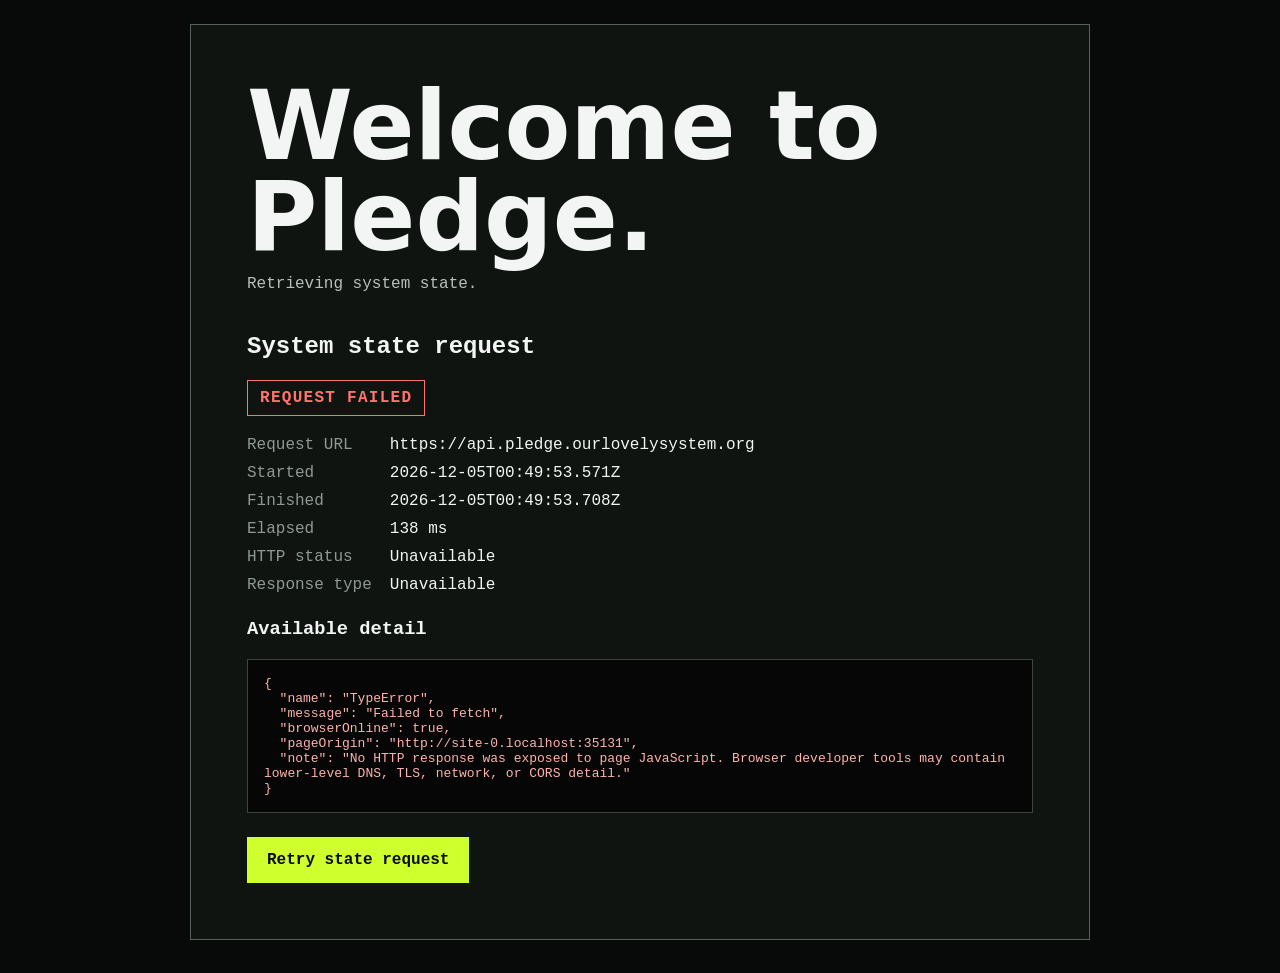
<file: index.html>
<!doctype html>
<html lang="en">
<head>
  <meta charset="utf-8">
  <meta name="viewport" content="width=device-width, initial-scale=1">
  <title>Pledge</title>
  <style>
    :root { color-scheme:dark; font-family:ui-monospace,SFMono-Regular,Menlo,Monaco,Consolas,monospace; background:#080a09; color:#f2f5f3 }
    * { box-sizing:border-box }
    [hidden] { display:none!important }
    body { margin:0; min-height:100vh; background:#080a09 }
    .diagnostic-page { min-height:100vh; display:grid; place-items:center; padding:24px }
    .diagnostic-panel { width:min(900px,100%); border:1px solid #58605b; background:#101411; padding:clamp(24px,5vw,56px) }
    .diagnostic-panel h1 { margin:0 0 12px; font-family:system-ui,sans-serif; font-size:clamp(2.5rem,8vw,6rem); line-height:.95 }
    .lede { margin:0 0 40px; color:#b8c0bb }
    .status { display:inline-block; margin-bottom:20px; padding:8px 12px; border:1px solid currentColor; font-weight:800; text-transform:uppercase; letter-spacing:.08em }
    .status.pending { color:#f3d45d } .status.success { color:#73e69a } .status.error { color:#ff746c }
    dl { display:grid; grid-template-columns:max-content minmax(0,1fr); gap:10px 18px; margin:0 0 24px }
    dt { color:#8f9993 } dd { margin:0; overflow-wrap:anywhere }
    pre { min-height:110px; margin:0 0 24px; padding:16px; overflow:auto; border:1px solid #3d4540; background:#050605; color:#ffb3ae; white-space:pre-wrap; overflow-wrap:anywhere }
    button { appearance:none; font:inherit; font-weight:800 }
    #retry { border:2px solid #d0ff2e; background:#d0ff2e; color:#0a0c0b; padding:12px 18px; cursor:pointer }
    #retry:disabled { cursor:wait; opacity:.55 }
    .voiceless-page { position:relative; min-height:100svh; display:flex; align-items:flex-end; overflow:hidden; isolation:isolate; background:#11110f url("./iwazuru.jpeg") center 35%/cover no-repeat; color:#f7f3e9 }
    .voiceless-page::before { content:""; position:absolute; inset:0; z-index:-1; background:linear-gradient(180deg,rgba(6,6,5,.08) 8%,rgba(6,6,5,.35) 52%,rgba(6,6,5,.86) 100%),linear-gradient(90deg,rgba(6,6,5,.74) 0%,rgba(6,6,5,.16) 66%,rgba(6,6,5,.3) 100%) }
    .voiceless-panel { width:min(46rem,100%); padding:clamp(2rem,7vw,6rem); padding-bottom:clamp(2.5rem,9vh,6.5rem) }
    .voiceless-panel h1 { max-width:13ch; margin:0; font-family:Georgia,"Times New Roman",serif; font-size:clamp(3rem,7vw,6.8rem); font-weight:400; letter-spacing:-.045em; line-height:.94; text-wrap:balance; text-shadow:0 2px 28px rgba(0,0,0,.48) }
    .voiceless-panel p { margin:clamp(1.5rem,3.5vw,2.5rem) 0 0; font-family:Georgia,"Times New Roman",serif; font-size:clamp(1.15rem,2vw,1.55rem); line-height:1.4; color:rgba(247,243,233,.86); text-shadow:0 1px 16px rgba(0,0,0,.7) }
    .voiceless-actions { display:flex; flex-wrap:wrap; gap:.75rem; margin-top:clamp(1.6rem,4vw,2.75rem) }
    .choice { min-width:8.75rem; height:3.6rem; display:inline-flex; align-items:center; justify-content:center; border-radius:.2rem; padding:0 1.65rem; font-size:1.05rem; letter-spacing:.035em; text-decoration:none; box-shadow:0 8px 26px rgba(0,0,0,.25); cursor:default }
    .choice-yes { border:1px solid #d7ff2f; background:#d7ff2f; color:#10110d }
    .choice-undecided { border:1px solid #f7f3e9; background:rgba(247,243,233,.92); color:#171811 }
    .choice-no { border:1px solid rgba(247,243,233,.72); background:rgba(13,13,11,.48); color:#f7f3e9 }
    .ready-page { min-height:100svh; display:grid; place-items:center; background:#080a09; color:#f2f5f3 }
    .ready-page h1 { margin:0; font:400 clamp(3rem,12vw,9rem)/1 Georgia,"Times New Roman",serif; letter-spacing:-.05em }
    @media(max-width:640px) {
      .voiceless-page { background-position:58% center }
      .voiceless-panel { padding-inline:1.35rem }
      .voiceless-actions { display:grid; grid-template-columns:1fr }
      .choice { width:100% }
      dl { grid-template-columns:1fr; gap:4px } dd { margin-bottom:10px }
    }
  </style>
</head>
<body>
  <main id="diagnostic-page" class="diagnostic-page">
    <div class="diagnostic-panel">
      <h1>Welcome to Pledge.</h1>
      <p class="lede">Retrieving system state.</p>
      <section aria-labelledby="state-heading">
        <h2 id="state-heading">System state request</h2>
        <div id="status" class="status pending" role="status" aria-live="polite">Pending</div>
        <dl>
          <dt>Request URL</dt><dd id="request-url"></dd>
          <dt>Started</dt><dd id="started">—</dd>
          <dt>Finished</dt><dd id="finished">—</dd>
          <dt>Elapsed</dt><dd id="elapsed">—</dd>
          <dt>HTTP status</dt><dd id="http-status">Unavailable</dd>
          <dt>Response type</dt><dd id="response-type">Unavailable</dd>
        </dl>
        <h3>Available detail</h3>
        <pre id="detail">Request has not completed.</pre>
        <button id="retry" type="button">Retry state request</button>
      </section>
    </div>
  </main>
  <main id="voiceless-page" class="voiceless-page" hidden>
    <section class="voiceless-panel" aria-labelledby="voiceless-title">
      <h1 id="voiceless-title">Our Lovely System has no voice.</h1>
      <p>Will you lend yours?</p>
      <div class="voiceless-actions" aria-label="Response choices">
        <a class="choice choice-yes" href="./recording-control.html">Yes</a>
        <a class="choice choice-undecided" href="./how-voice-lending-works.html">Undecided</a>
        <button class="choice choice-no" type="button">No</button>
      </div>
    </section>
  </main>
  <main id="ready-page" class="ready-page" hidden>
    <section class="voiceless-panel">
      <h1>Pledge has a voice.</h1>
      <p>It has a question for you.</p>
      <div class="voiceless-actions"><a class="choice choice-yes" href="./door.html">Step Up</a></div>
    </section>
  </main>
  <script>
    const STATE_URL = "https://api.pledge.ourlovelysystem.org";
    const diagnosticPage = document.querySelector("#diagnostic-page");
    const voicelessPage = document.querySelector("#voiceless-page");
    const readyPage = document.querySelector("#ready-page");
    const elements = {
      status:document.querySelector("#status"), requestUrl:document.querySelector("#request-url"),
      started:document.querySelector("#started"), finished:document.querySelector("#finished"),
      elapsed:document.querySelector("#elapsed"), httpStatus:document.querySelector("#http-status"),
      responseType:document.querySelector("#response-type"), detail:document.querySelector("#detail"),
      retry:document.querySelector("#retry")
    };
    elements.requestUrl.textContent = STATE_URL;
    function setStatus(label,state) {
      elements.status.textContent=label;
      elements.status.className=`status ${state}`;
    }
    function showRunMode(runMode) {
      const voiceless=runMode==="voiceless";
      const ready=runMode==="ready";
      diagnosticPage.hidden=voiceless||ready;
      voicelessPage.hidden=!voiceless;
      readyPage.hidden=!ready;
    }
    async function retrieveState() {
      const startedAt=new Date();
      const startedClock=performance.now();
      showRunMode(null);
      elements.retry.disabled=true;
      setStatus("Requesting","pending");
      elements.started.textContent=startedAt.toISOString();
      elements.finished.textContent="—";
      elements.elapsed.textContent="—";
      elements.httpStatus.textContent="Unavailable";
      elements.responseType.textContent="Unavailable";
      elements.detail.textContent="Waiting for the browser request to complete.";
      try {
        const response=await fetch(STATE_URL,{method:"GET",headers:{Accept:"application/json"},cache:"no-store"});
        const body=await response.text();
        elements.httpStatus.textContent=`${response.status} ${response.statusText||""}`.trim();
        elements.responseType.textContent=response.headers.get("content-type")||"Not supplied";
        elements.detail.textContent=body||"The response body was empty.";
        if(!response.ok){setStatus("HTTP error","error");return}
        const state=JSON.parse(body);
        setStatus("State received","success");
        showRunMode(state.run_mode);
      } catch(error) {
        setStatus("Request failed","error");
        elements.detail.textContent=JSON.stringify({
          name:error?.name||"Unknown error", message:error?.message||String(error),
          browserOnline:navigator.onLine, pageOrigin:location.origin,
          note:"No HTTP response was exposed to page JavaScript. Browser developer tools may contain lower-level DNS, TLS, network, or CORS detail."
        },null,2);
      } finally {
        elements.finished.textContent=new Date().toISOString();
        elements.elapsed.textContent=`${Math.round(performance.now()-startedClock)} ms`;
        elements.retry.disabled=false;
      }
    }
    elements.retry.addEventListener("click",retrieveState);
    retrieveState();
  </script>
</body>
</html>
</file>
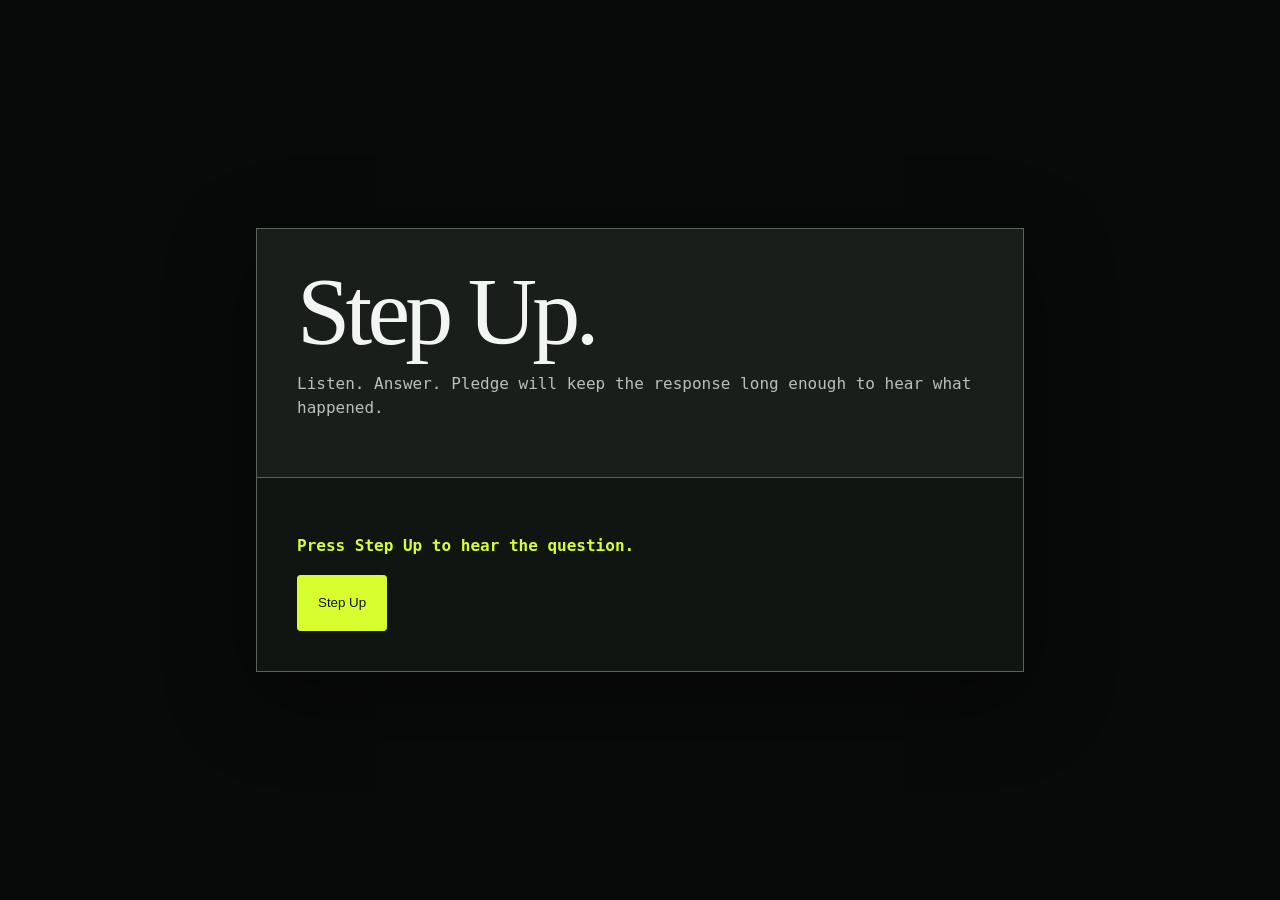
<file: door.html>
<!doctype html>
<html lang="en">
<head>
  <meta charset="utf-8">
  <meta name="viewport" content="width=device-width, initial-scale=1">
  <title>Pledge — Step Up</title>
  <style>
    :root { color-scheme:dark; font-family:ui-monospace,SFMono-Regular,Menlo,Monaco,Consolas,monospace; background:#080a09; color:#f2f5f3 }
    * { box-sizing:border-box } body { margin:0; min-height:100svh; display:grid; place-items:center; padding:1.25rem; background:#080a09 }
    main { width:min(48rem,100%); border:1px solid #59625c; background:#111511; box-shadow:0 24px 80px rgba(0,0,0,.45) }
    header, section { padding:clamp(1.25rem,4vw,2.5rem) } header { border-bottom:1px solid #59625c; background:#191e1a }
    h1 { margin:0; font:400 clamp(3rem,10vw,6rem)/.9 Georgia,serif; letter-spacing:-.05em } p { color:#b9c0bb; line-height:1.55 }
    .status { min-height:1.5rem; color:#d7ff2f; font-weight:800 } button { min-height:3.5rem; border:1px solid #d7ff2f; border-radius:.2rem; padding:.75rem 1.25rem; background:#d7ff2f; color:#10110d; font:800 1rem inherit; cursor:pointer } button:disabled { cursor:wait; opacity:.55 }
  </style>
</head>
<body>
  <main>
    <header><h1>Step Up.</h1><p>Listen. Answer. Pledge will keep the response long enough to hear what happened.</p></header>
    <section>
      <p id="status" class="status" role="status" aria-live="polite">Press Step Up to hear the question.</p>
      <button id="step-up" type="button">Step Up</button>
    </section>
  </main>
  <script>
    const API = "https://api.pledge.ourlovelysystem.org";
    const button = document.querySelector("#step-up");
    const status = document.querySelector("#status");
    const supported = ["audio/webm;codecs=opus", "audio/mp4;codecs=mp4a.40.2", "audio/ogg;codecs=opus", "audio/webm", "audio/mp4", "audio/ogg"];
    const mimeType = () => supported.find((type) => MediaRecorder.isTypeSupported(type));
    const setStatus = (text) => status.textContent = text;
    let session, recorder, stream, chunks, audioContext;

    async function api(path, options = {}) {
      const response = await fetch(`${API}${path}`, options);
      const body = await response.json().catch(() => ({}));
      if (!response.ok) throw new Error(body.error || `Request failed (${response.status}).`);
      return body;
    }

    const tokenHeaders = (extra = {}) => ({ "x-pledge-session-token": session.browser_session_token, ...extra });

    function beep(kind) {
      const frequencies = kind === "start" ? [880, 1175] : [660, 440];
      frequencies.forEach((frequency, index) => {
        const startsAt = audioContext.currentTime + index * 0.2;
        const oscillator = audioContext.createOscillator();
        const gain = audioContext.createGain();
        oscillator.frequency.value = frequency;
        gain.gain.setValueAtTime(0.24, startsAt);
        gain.gain.exponentialRampToValueAtTime(0.001, startsAt + 0.16);
        oscillator.connect(gain).connect(audioContext.destination);
        oscillator.start(startsAt); oscillator.stop(startsAt + 0.16);
      });
    }

    async function submit() {
      const responseBlob = new Blob(chunks, { type:recorder.mimeType });
      const contentType = responseBlob.type.split(";", 1)[0];
      setStatus("Sending your response.");
      const upload = await api(`/door-sessions/${session.session_id}/upload-url`, { method:"POST", headers:tokenHeaders({ "content-type":"application/json" }), body:JSON.stringify({ content_type:contentType }) });
      const uploaded = await fetch(upload.upload_url, { method:"PUT", headers:{ "content-type":contentType }, body:responseBlob });
      if (!uploaded.ok) throw new Error(`Audio upload failed (${uploaded.status}).`);
      await api(`/door-sessions/${session.session_id}/submit`, { method:"POST", headers:tokenHeaders() });
      sessionStorage.setItem("pledge-door-session", JSON.stringify({ session_id:session.session_id, browser_session_token:session.browser_session_token }));
      window.location.assign("./recording.html");
    }

    async function recordResponse() {
      const type = mimeType();
      if (!type) throw new Error("This browser has no supported recording format.");
      stream = await navigator.mediaDevices.getUserMedia({ audio:true });
      chunks = [];
      recorder = new MediaRecorder(stream, { mimeType:type });
      recorder.addEventListener("dataavailable", (event) => { if (event.data.size) chunks.push(event.data); });
      recorder.addEventListener("stop", async () => {
        stream.getTracks().forEach((track) => track.stop());
        try { await submit(); } catch (error) { setStatus(error.message); button.disabled = false; }
      }, { once:true });
      beep("start");
      recorder.start();
      setStatus(`Recording your answer for ${session.recording_seconds} seconds.`);
      window.setTimeout(() => { recorder.stop(); beep("end"); }, session.recording_seconds * 1000);
    }

    button.addEventListener("click", async () => {
      button.disabled = true;
      try {
        audioContext = new AudioContext();
        await audioContext.resume();
        setStatus("Preparing a borrowed question.");
        session = await api("/door-sessions", { method:"POST" });
        const challenge = new Audio(session.challenge_audio_url);
        challenge.addEventListener("ended", async () => {
          try {
            await api(`/door-sessions/${session.session_id}/challenge-played`, { method:"POST", headers:tokenHeaders() });
            await recordResponse();
          } catch (error) { setStatus(error.name === "NotAllowedError" ? "Microphone permission was not granted." : error.message); button.disabled = false; }
        }, { once:true });
        setStatus("Listen.");
        await challenge.play();
      } catch (error) {
        setStatus(error.message); button.disabled = false;
      }
    });
  </script>
</body>
</html>
</file>
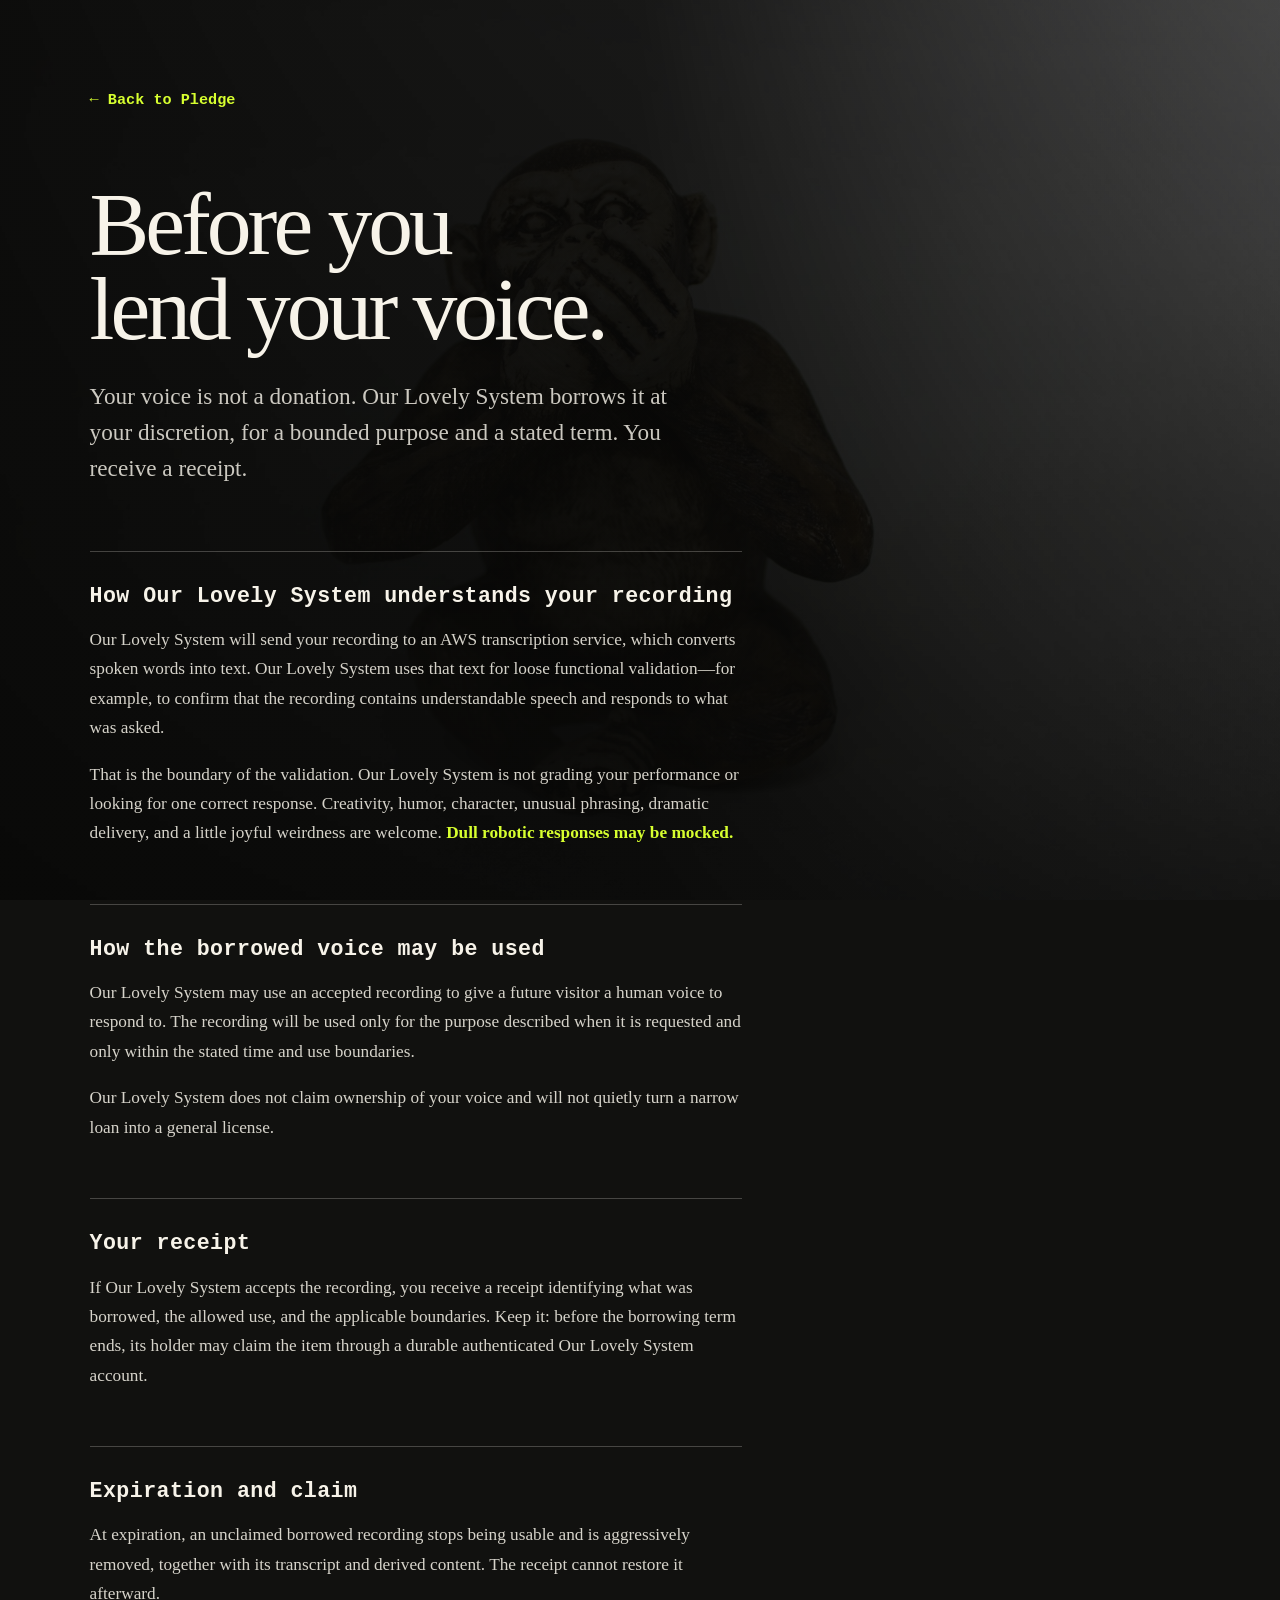
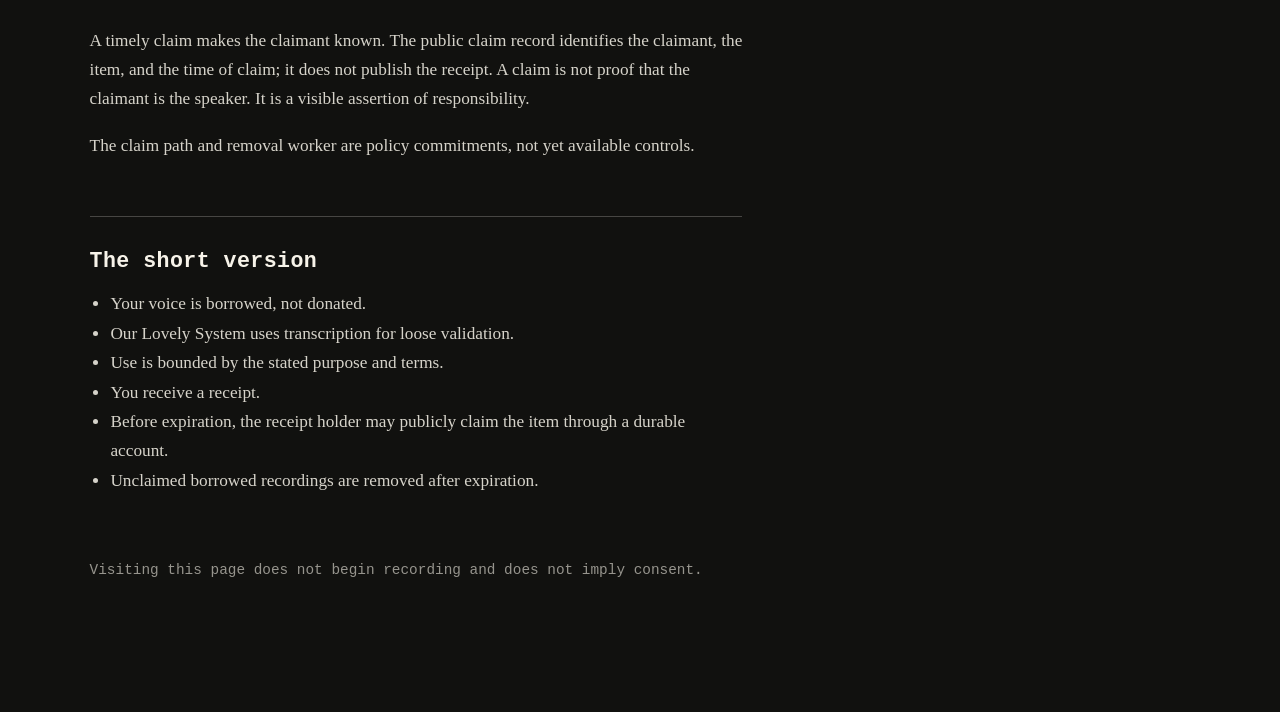
<file: how-voice-lending-works.html>
<!doctype html>
<html lang="en">
<head>
  <meta charset="utf-8">
  <meta name="viewport" content="width=device-width, initial-scale=1">
  <title>How voice lending works — Pledge</title>
  <style>
    :root { color-scheme:dark; font-family:Georgia,"Times New Roman",serif; background:#11110f; color:#f7f3e9 }
    * { box-sizing:border-box }
    body { margin:0; min-height:100vh; background:#11110f }
    .page { position:relative; min-height:100vh; isolation:isolate; overflow:hidden }
    .page::before { content:""; position:fixed; inset:0; z-index:-2; background:#11110f url("./iwazuru.jpeg") 72% center/cover no-repeat }
    .page::after { content:""; position:fixed; inset:0; z-index:-1; background:linear-gradient(90deg,rgba(8,8,7,.96) 0%,rgba(8,8,7,.90) 50%,rgba(8,8,7,.56) 100%),linear-gradient(180deg,rgba(8,8,7,.2),rgba(8,8,7,.8)) }
    main { width:min(52rem,100%); padding:clamp(2rem,7vw,6rem); padding-bottom:7rem }
    .back { display:inline-block; margin-bottom:clamp(3rem,8vh,6rem); color:#d7ff2f; font:700 .95rem ui-monospace,SFMono-Regular,Menlo,monospace; text-decoration:none }
    h1 { max-width:12ch; margin:0; font-size:clamp(3rem,7vw,6rem); font-weight:400; letter-spacing:-.045em; line-height:.95; text-wrap:balance }
    .intro { max-width:38rem; margin:1.75rem 0 4rem; color:rgba(247,243,233,.82); font-size:clamp(1.15rem,2vw,1.45rem); line-height:1.55 }
    section { max-width:42rem; margin-top:3.5rem; padding-top:2rem; border-top:1px solid rgba(247,243,233,.24) }
    h2 { margin:0 0 1rem; font:800 clamp(1.1rem,2vw,1.35rem) ui-monospace,SFMono-Regular,Menlo,monospace; letter-spacing:.02em }
    p, li { font-size:1.08rem; line-height:1.7; color:rgba(247,243,233,.86) }
    ul { padding-left:1.3rem }
    strong { color:#fff }
    .mocked { color:#d7ff2f; font-weight:700 }
    .fine-print { margin-top:4rem; color:rgba(247,243,233,.58); font:400 .9rem/1.6 ui-monospace,SFMono-Regular,Menlo,monospace }
    @media(max-width:640px) {
      .page::before { background-position:62% center }
      main { padding-inline:1.35rem }
    }
  </style>
</head>
<body>
  <div class="page">
    <main>
      <a class="back" href="./index.html">← Back to Pledge</a>
      <h1>Before you lend your voice.</h1>
      <p class="intro">Your voice is not a donation. Our Lovely System borrows it at your discretion, for a bounded purpose and a stated term. You receive a receipt.</p>

      <section>
        <h2>How Our Lovely System understands your recording</h2>
        <p>Our Lovely System will send your recording to an AWS transcription service, which converts spoken words into text. Our Lovely System uses that text for loose functional validation—for example, to confirm that the recording contains understandable speech and responds to what was asked.</p>
        <p>That is the boundary of the validation. Our Lovely System is not grading your performance or looking for one correct response. Creativity, humor, character, unusual phrasing, dramatic delivery, and a little joyful weirdness are welcome. <span class="mocked">Dull robotic responses may be mocked.</span></p>
      </section>

      <section>
        <h2>How the borrowed voice may be used</h2>
        <p>Our Lovely System may use an accepted recording to give a future visitor a human voice to respond to. The recording will be used only for the purpose described when it is requested and only within the stated time and use boundaries.</p>
        <p>Our Lovely System does not claim ownership of your voice and will not quietly turn a narrow loan into a general license.</p>
      </section>

      <section>
        <h2>Your receipt</h2>
        <p>If Our Lovely System accepts the recording, you receive a receipt identifying what was borrowed, the allowed use, and the applicable boundaries. Keep it: before the borrowing term ends, its holder may claim the item through a durable authenticated Our Lovely System account.</p>
      </section>

      <section>
        <h2>Expiration and claim</h2>
        <p>At expiration, an unclaimed borrowed recording stops being usable and is aggressively removed, together with its transcript and derived content. The receipt cannot restore it afterward.</p>
        <p>A timely claim makes the claimant known. The public claim record identifies the claimant, the item, and the time of claim; it does not publish the receipt. A claim is not proof that the claimant is the speaker. It is a visible assertion of responsibility.</p>
        <p>The claim path and removal worker are policy commitments, not yet available controls.</p>
      </section>

      <section>
        <h2>The short version</h2>
        <ul>
          <li>Your voice is borrowed, not donated.</li>
          <li>Our Lovely System uses transcription for loose validation.</li>
          <li>Use is bounded by the stated purpose and terms.</li>
          <li>You receive a receipt.</li>
          <li>Before expiration, the receipt holder may publicly claim the item through a durable account.</li>
          <li>Unclaimed borrowed recordings are removed after expiration.</li>
        </ul>
      </section>

      <p class="fine-print">Visiting this page does not begin recording and does not imply consent.</p>
    </main>
  </div>
</body>
</html>
</file>
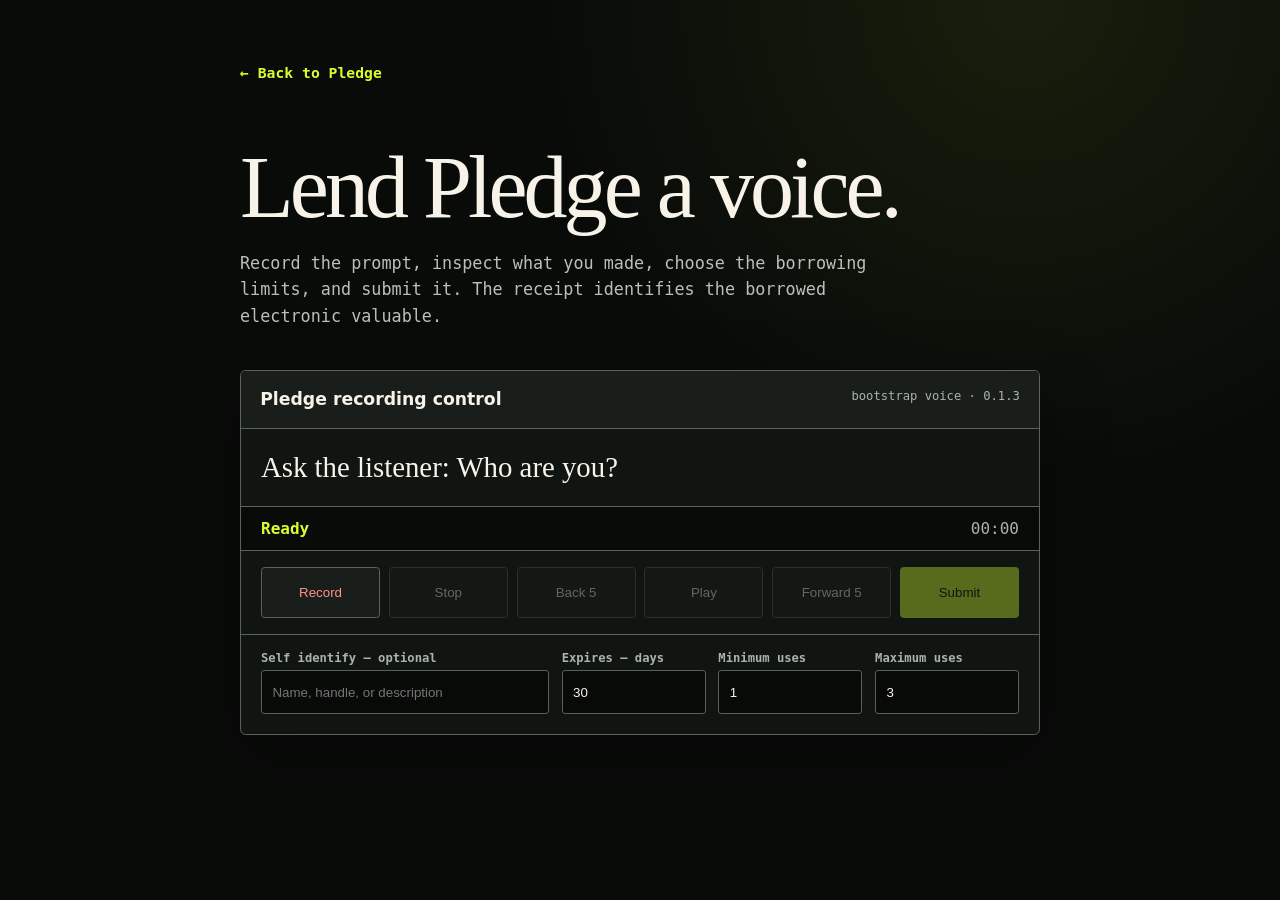
<file: recording-control.html>
<!doctype html>
<html lang="en">
<head>
  <meta charset="utf-8">
  <meta name="viewport" content="width=device-width, initial-scale=1">
  <title>Recording control — Pledge</title>
  <style>
    :root { color-scheme: dark; background: #090b09; color: #f7f3e9; }
    * { box-sizing: border-box; }
    body {
      margin: 0;
      min-height: 100vh;
      background:
        radial-gradient(circle at 80% 0%, rgba(215,255,47,.08), transparent 30rem),
        #090b09;
    }
    main { width: min(58rem, 100%); margin: 0 auto; padding: clamp(1.25rem, 5vw, 4rem); }
    nav { margin-bottom: clamp(2rem, 6vw, 4rem); }
    nav a { color: #d7ff2f; font: 800 .92rem ui-monospace, monospace; text-decoration: none; }
    h1 { margin: 0; font: 500 clamp(2.5rem, 7vw, 5.5rem)/.95 Georgia, serif; letter-spacing: -.045em; }
    .lede { max-width: 42rem; margin: 1.25rem 0 2.5rem; color: #b9c0bb; font: 500 1.05rem/1.6 ui-monospace, monospace; }
  </style>
  <script type="module" src="./pledge-recording-control.js"></script>
</head>
<body>
  <main>
    <nav><a href="./index.html">← Back to Pledge</a></nav>
    <h1>Lend Pledge a voice.</h1>
    <p class="lede">Record the prompt, inspect what you made, choose the borrowing limits, and submit it. The receipt identifies the borrowed electronic valuable.</p>

    <pledge-recording-control
      prompt="Ask the listener: Who are you?"
      descriptor="bootstrap voice"
      version="0.1.3">
    </pledge-recording-control>
  </main>
</body>
</html>
</file>
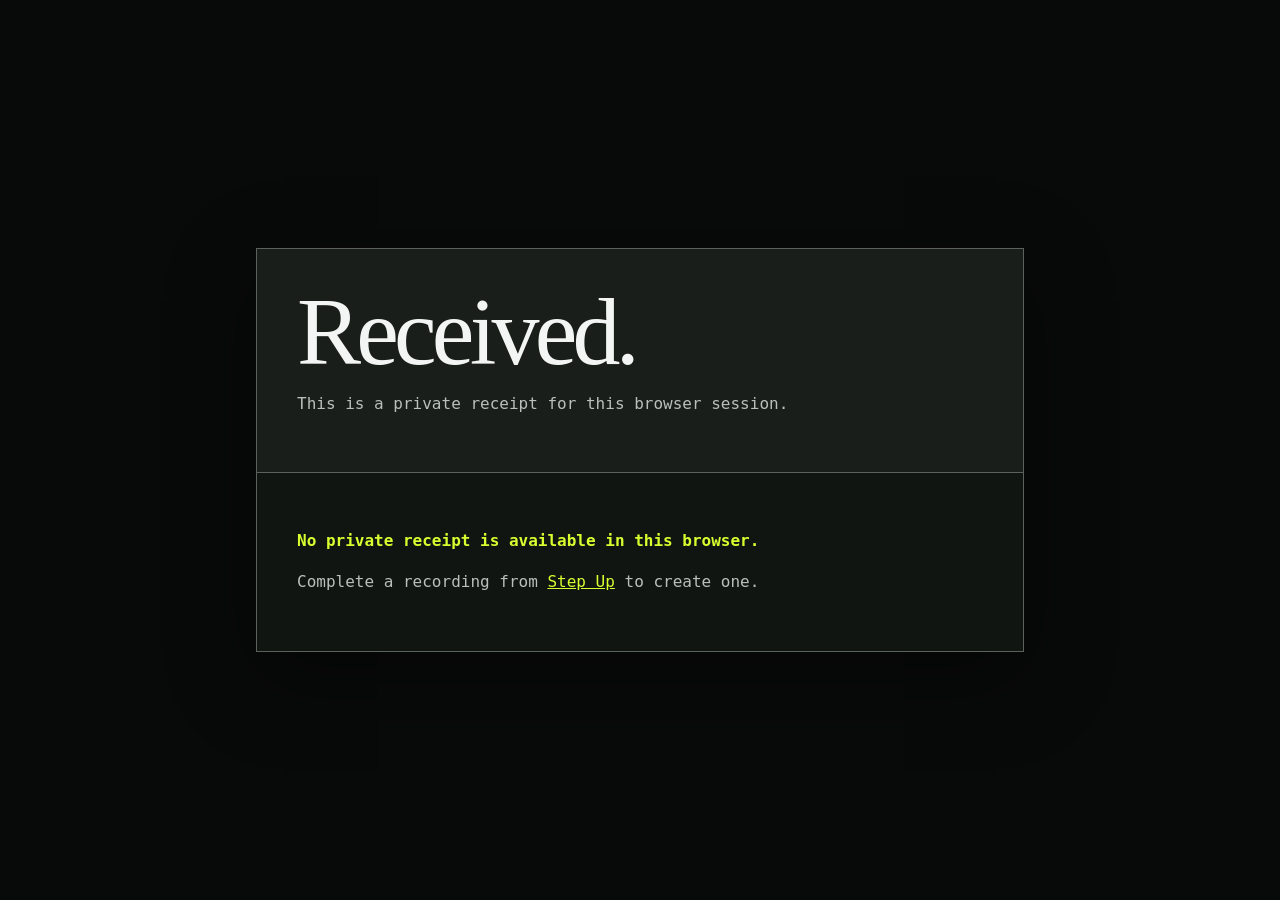
<file: recording.html>
<!doctype html>
<html lang="en">
<head>
  <meta charset="utf-8">
  <meta name="viewport" content="width=device-width, initial-scale=1">
  <title>Pledge — Recording receipt</title>
  <style>
    :root { color-scheme:dark; font-family:ui-monospace,SFMono-Regular,Menlo,Monaco,Consolas,monospace; background:#080a09; color:#f2f5f3 }
    * { box-sizing:border-box } body { margin:0; min-height:100svh; display:grid; place-items:center; padding:1.25rem; background:#080a09 }
    main { width:min(48rem,100%); border:1px solid #59625c; background:#111511; box-shadow:0 24px 80px rgba(0,0,0,.45) }
    header, section { padding:clamp(1.25rem,4vw,2.5rem) } header { border-bottom:1px solid #59625c; background:#191e1a }
    h1 { margin:0; font:400 clamp(3rem,10vw,6rem)/.9 Georgia,serif; letter-spacing:-.05em } h2 { margin:0 0 1rem } p { color:#b9c0bb; line-height:1.55 }
    .status { color:#d7ff2f; font-weight:800 } dl { display:grid; grid-template-columns:minmax(9rem,auto) 1fr; gap:.75rem 1rem; margin:0 } dt { color:#b9c0bb } dd { margin:0; overflow-wrap:anywhere } .transcript { white-space:pre-wrap; line-height:1.6; border-top:1px solid #59625c }
    a { color:#d7ff2f }
  </style>
</head>
<body>
  <main>
    <header><h1>Received.</h1><p>This is a private receipt for this browser session.</p></header>
    <section id="receipt"><p class="status">Opening your recording receipt.</p></section>
  </main>
  <script>
    const API = "https://api.pledge.ourlovelysystem.org";
    const receipt = document.querySelector("#receipt");
    const stored = sessionStorage.getItem("pledge-door-session");
    const formatTime = (seconds) => new Date(seconds * 1000).toLocaleString();
    const escapeHtml = (value) => String(value).replace(/[&<>"]/g, (character) => ({ "&":"&amp;", "<":"&lt;", ">":"&gt;", '"':"&quot;" })[character]);
    const show = (title, detail = "") => receipt.innerHTML = `<p class="status">${title}</p>${detail}`;
    async function load() {
      if (!stored) { show("No private receipt is available in this browser.", "<p>Complete a recording from <a href=\"./door.html\">Step Up</a> to create one.</p>"); return; }
      const session = JSON.parse(stored);
      const response = await fetch(`${API}/door-sessions/${session.session_id}`, { headers:{ "x-pledge-session-token":session.browser_session_token } });
      const item = await response.json().catch(() => ({}));
      if (!response.ok) throw new Error(item.error || "The receipt could not be opened.");
      const rows = [
        ["Receipt", item.session_id], ["Challenge", item.challenge_id], ["Status", item.status],
        ["Recorded format", item.audio_content_type || "not recorded"], ["Recording limit", `${item.recording_seconds} seconds`],
        ["Created", formatTime(item.created_at)], ["Submitted", item.submitted_at ? formatTime(item.submitted_at) : "not submitted"],
        ["Transcribed", item.transcribed_at ? formatTime(item.transcribed_at) : "not complete"], ["Valid until", formatTime(item.valid_until)],
      ];
      const metadata = rows.map(([label, value]) => `<dt>${escapeHtml(label)}</dt><dd>${escapeHtml(value)}</dd>`).join("");
      const transcript = item.transcript_text ? `<section class="transcript"><h2>What Pledge heard</h2><p>${escapeHtml(item.transcript_text)}</p></section>` : item.transcription_failure_reason ? `<section class="transcript"><h2>Transcription failed</h2><p>${escapeHtml(item.transcription_failure_reason)}</p></section>` : `<section class="transcript"><p>Transcription is still being processed. Reload this page when you return.</p></section>`;
      receipt.innerHTML = `<p class="status">Recording ${item.status}.</p><dl>${metadata}</dl>${transcript}`;
    }
    load().catch((error) => show(error.message));
  </script>
</body>
</html>
</file>
